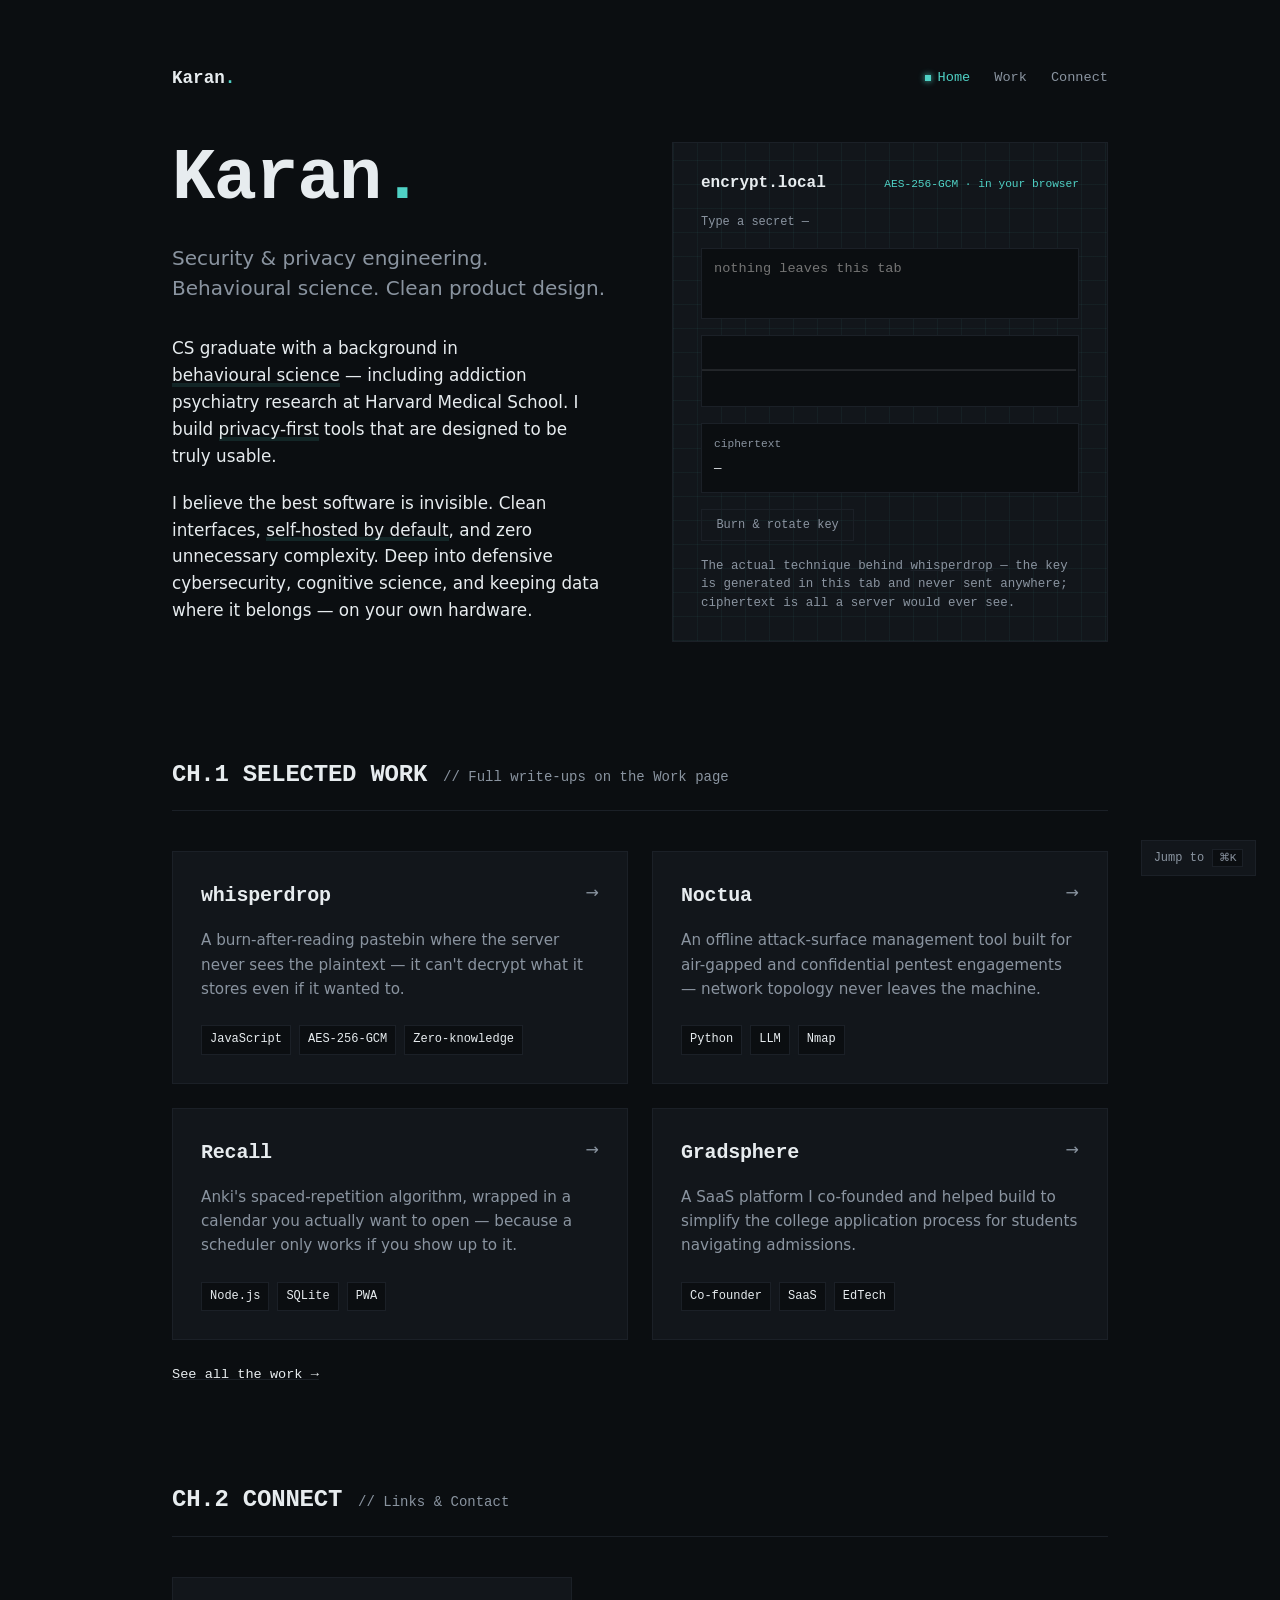
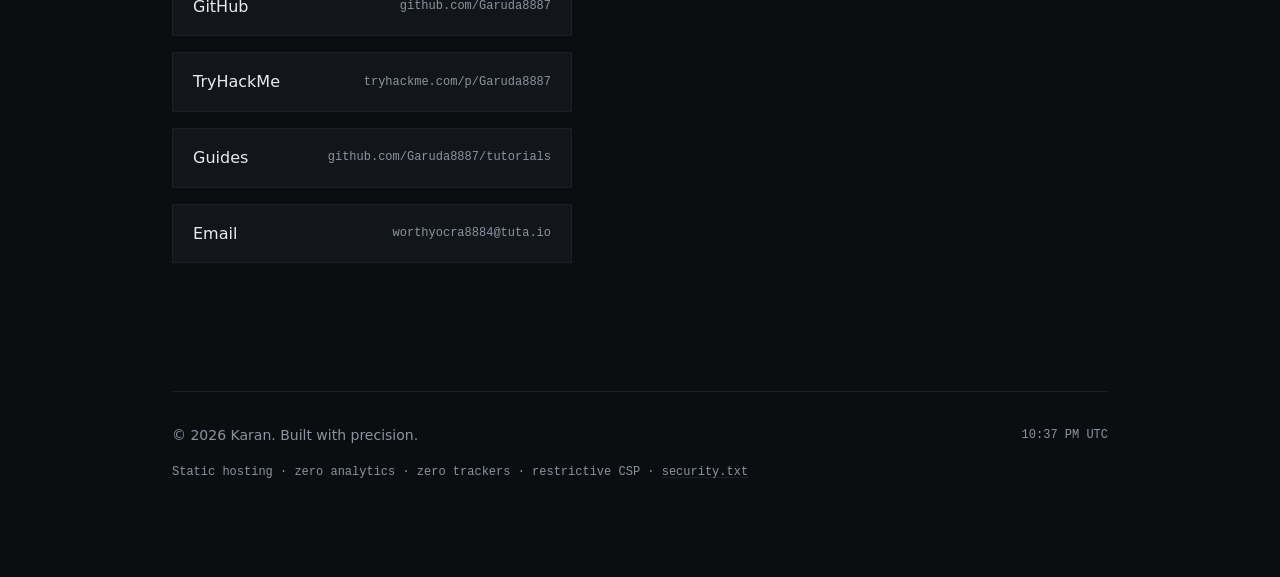
<file: index.html>
<!DOCTYPE html>
<html lang="en">
<head>
    <meta charset="UTF-8">
    <meta name="viewport" content="width=device-width, initial-scale=1.0">
    <title>Karan — Security & Privacy Engineering</title>
    <meta name="description" content="Karan — CS graduate, behavioural science background, privacy-first tools for real people.">
    <meta http-equiv="Content-Security-Policy" content="default-src 'self'; script-src 'self' 'unsafe-inline'; style-src 'self' 'unsafe-inline' https://fonts.googleapis.com; font-src https://fonts.gstatic.com; img-src 'self'; connect-src 'self'; object-src 'none'; base-uri 'none'; form-action 'none';">
    <meta property="og:type" content="website">
    <meta property="og:url" content="https://garuda8887.github.io/">
    <meta property="og:title" content="Karan — Security & Privacy Engineering">
    <meta property="og:description" content="CS graduate, behavioural science background, privacy-first tools for real people.">
    <meta property="og:image" content="https://garuda8887.github.io/assets/og-image.png">
    <meta name="twitter:card" content="summary_large_image">
    <meta name="twitter:title" content="Karan — Security & Privacy Engineering">
    <meta name="twitter:description" content="CS graduate, behavioural science background, privacy-first tools for real people.">
    <meta name="twitter:image" content="https://garuda8887.github.io/assets/og-image.png">
    <link rel="preconnect" href="https://fonts.googleapis.com">
    <link rel="preconnect" href="https://fonts.gstatic.com" crossorigin>
    <link href="https://fonts.googleapis.com/css2?family=Inter:wght@300;400;500;600;700&family=JetBrains+Mono:wght@400;500;600;700&display=swap" rel="stylesheet">
    <link rel="stylesheet" href="assets/style.css">
</head>
<body>
    <div class="container">
        <nav class="nav">
            <a href="index.html" class="nav-brand">Karan<span class="dot">.</span></a>
            <div class="nav-links">
                <a href="index.html" aria-current="page">Home</a>
                <a href="work.html">Work</a>
                <a href="index.html#connect">Connect</a>
            </div>
        </nav>

        <header class="reveal active">
            <div class="hero-content">
                <h1>Karan<span class="dot">.</span></h1>
                <p class="tagline decrypt">Security & privacy engineering. Behavioural science. Clean product design.</p>

                <div class="about">
                    <p>CS graduate with a background in <span class="highlight">behavioural science</span> — including addiction psychiatry research at Harvard Medical School. I build <span class="highlight">privacy-first</span> tools that are designed to be truly usable.</p>
                    <p>I believe the best software is invisible. Clean interfaces, <span class="highlight">self-hosted by default</span>, and zero unnecessary complexity. Deep into defensive cybersecurity, cognitive science, and keeping data where it belongs — on your own hardware.</p>
                </div>
            </div>
            <div class="hero-demo">
                <div class="hero-demo-head">
                    <span class="hero-demo-title">encrypt.local</span>
                    <span class="hero-demo-badge">AES-256-GCM · in your browser</span>
                </div>
                <label for="demo-input" class="hero-demo-label">Type a secret —</label>
                <textarea id="demo-input" class="hero-demo-input" placeholder="nothing leaves this tab" rows="3" spellcheck="false" autocomplete="off"></textarea>
                <canvas id="demo-wave" class="hero-demo-wave" width="480" height="72" aria-hidden="true"></canvas>
                <div class="hero-demo-out">
                    <span class="hero-demo-out-label">ciphertext</span>
                    <code id="demo-cipher" class="hero-demo-cipher">—</code>
                </div>
                <button type="button" id="demo-burn" class="hero-demo-burn">Burn &amp; rotate key</button>
                <p class="hero-demo-note">The actual technique behind <a href="work.html#whisperdrop">whisperdrop</a> — the key is generated in this tab and never sent anywhere; ciphertext is all a server would ever see.</p>
            </div>
        </header>

        <section class="reveal" id="work">
            <div class="section-header">
                <h2 class="decrypt">CH.1 SELECTED WORK</h2>
                <span class="section-sub">// Full write-ups on the Work page</span>
            </div>

            <div class="project-grid">
                <a href="work.html#whisperdrop" class="project-card reveal delay-1">
                    <div class="project-top">
                        <span class="project-title">whisperdrop</span>
                        <span class="project-arrow">→</span>
                    </div>
                    <p class="project-desc">A burn-after-reading pastebin where the server never sees the plaintext — it can't decrypt what it stores even if it wanted to.</p>
                    <div class="tags">
                        <span class="tag">JavaScript</span>
                        <span class="tag">AES-256-GCM</span>
                        <span class="tag">Zero-knowledge</span>
                    </div>
                </a>

                <a href="work.html#noctua" class="project-card reveal delay-2">
                    <div class="project-top">
                        <span class="project-title">Noctua</span>
                        <span class="project-arrow">→</span>
                    </div>
                    <p class="project-desc">An offline attack-surface management tool built for air-gapped and confidential pentest engagements — network topology never leaves the machine.</p>
                    <div class="tags">
                        <span class="tag">Python</span>
                        <span class="tag">LLM</span>
                        <span class="tag">Nmap</span>
                    </div>
                </a>

                <a href="work.html#recall" class="project-card reveal delay-3">
                    <div class="project-top">
                        <span class="project-title">Recall</span>
                        <span class="project-arrow">→</span>
                    </div>
                    <p class="project-desc">Anki's spaced-repetition algorithm, wrapped in a calendar you actually want to open — because a scheduler only works if you show up to it.</p>
                    <div class="tags">
                        <span class="tag">Node.js</span>
                        <span class="tag">SQLite</span>
                        <span class="tag">PWA</span>
                    </div>
                </a>

                <a href="work.html#gradsphere" class="project-card reveal delay-1">
                    <div class="project-top">
                        <span class="project-title">Gradsphere</span>
                        <span class="project-arrow">→</span>
                    </div>
                    <p class="project-desc">A SaaS platform I co-founded and helped build to simplify the college application process for students navigating admissions.</p>
                    <div class="tags">
                        <span class="tag">Co-founder</span>
                        <span class="tag">SaaS</span>
                        <span class="tag">EdTech</span>
                    </div>
                </a>
            </div>

            <p class="work-more"><a href="work.html">See all the work →</a></p>
        </section>

        <section class="reveal" id="connect">
            <div class="section-header">
                <h2 class="decrypt">CH.2 CONNECT</h2>
                <span class="section-sub">// Links & Contact</span>
            </div>

            <div class="contact-links">
                <a href="https://github.com/Garuda8887" target="_blank" rel="noopener noreferrer" class="contact-link reveal delay-1">
                    <span class="contact-label">GitHub</span>
                    <span class="contact-mono">github.com/Garuda8887</span>
                </a>
                <a href="https://tryhackme.com/p/Garuda8887" target="_blank" rel="noopener noreferrer" class="contact-link reveal delay-2">
                    <span class="contact-label">TryHackMe</span>
                    <span class="contact-mono">tryhackme.com/p/Garuda8887</span>
                </a>
                <a href="https://github.com/Garuda8887/tutorials" target="_blank" rel="noopener noreferrer" class="contact-link reveal delay-3">
                    <span class="contact-label">Guides</span>
                    <span class="contact-mono">github.com/Garuda8887/tutorials</span>
                </a>
                <a href="mailto:worthyocra8884@tuta.io" class="contact-link reveal delay-1">
                    <span class="contact-label">Email</span>
                    <span class="contact-mono">worthyocra8884@tuta.io</span>
                </a>
            </div>
        </section>

        <footer>
            <div class="footer-main">
                <span>© 2026 Karan. Built with precision.</span>
                <span class="footer-time" id="local-time"></span>
            </div>
            <div class="footer-meta">
                <span class="footer-mono">Static hosting · zero analytics · zero trackers · restrictive CSP · <a href="/.well-known/security.txt">security.txt</a></span>
            </div>
        </footer>
    </div>

    <dialog id="cmdk" class="cmdk">
        <input type="text" id="cmdk-input" class="cmdk-input" placeholder="Jump to a section or link..." autocomplete="off" spellcheck="false">
        <ul id="cmdk-list" class="cmdk-list"></ul>
    </dialog>

    <button type="button" id="cmdk-hint" class="cmdk-hint" aria-label="Open quick navigation">
        <span>Jump to</span>
        <kbd>⌘K</kbd>
    </button>

    <script>
        // Hero demo — real client-side AES-256-GCM via the Web Crypto API,
        // visualized as a waveform trace of the actual ciphertext bytes
        (async function initHeroDemo() {
            const input = document.getElementById('demo-input');
            const out = document.getElementById('demo-cipher');
            const burnBtn = document.getElementById('demo-burn');
            const canvas = document.getElementById('demo-wave');
            if (!input || !out || !burnBtn || !canvas || !window.crypto?.subtle) return;

            const TRACE_A = '#4FD1C5';
            const TRACE_B = '#D97757';
            const TRACE_IDLE = 'rgba(231, 236, 239, 0.15)';

            const ctx = canvas.getContext('2d');
            let lastBytes = new Uint8Array(0);

            function sizeCanvas() {
                const rect = canvas.getBoundingClientRect();
                const dpr = window.devicePixelRatio || 1;
                canvas.width = Math.round(rect.width * dpr);
                canvas.height = Math.round(rect.height * dpr);
                ctx.setTransform(dpr, 0, 0, dpr, 0, 0);
            }

            function drawWave(bytes, color) {
                const w = canvas.clientWidth;
                const h = canvas.clientHeight;
                ctx.clearRect(0, 0, w, h);
                ctx.strokeStyle = color;
                ctx.lineWidth = 1.5;
                ctx.beginPath();
                if (!bytes.length) {
                    ctx.moveTo(0, h / 2);
                    ctx.lineTo(w, h / 2);
                } else {
                    bytes.forEach((b, i) => {
                        const x = (i / Math.max(bytes.length - 1, 1)) * w;
                        const y = h / 2 - ((b - 128) / 128) * (h / 2 * 0.85);
                        if (i === 0) ctx.moveTo(x, y); else ctx.lineTo(x, y);
                    });
                }
                ctx.stroke();
            }

            sizeCanvas();
            drawWave(lastBytes, TRACE_IDLE);

            let resizeId;
            window.addEventListener('resize', () => {
                clearTimeout(resizeId);
                resizeId = setTimeout(() => {
                    sizeCanvas();
                    drawWave(lastBytes, lastBytes.length ? TRACE_A : TRACE_IDLE);
                }, 150);
            });

            function toHex(buf) {
                return Array.from(new Uint8Array(buf)).map(b => b.toString(16).padStart(2, '0')).join('');
            }
            console.assert(toHex(new Uint8Array([0, 255, 16]).buffer) === '00ff10', 'hero demo hex encoding broken');

            let key = null;
            async function rotateKey() {
                key = await crypto.subtle.generateKey({ name: 'AES-GCM', length: 256 }, false, ['encrypt']);
            }

            async function render() {
                const text = input.value;
                if (!text) {
                    out.textContent = '—';
                    lastBytes = new Uint8Array(0);
                    drawWave(lastBytes, TRACE_IDLE);
                    return;
                }
                const iv = crypto.getRandomValues(new Uint8Array(12));
                const data = new TextEncoder().encode(text);
                const ciphertext = await crypto.subtle.encrypt({ name: 'AES-GCM', iv }, key, data);
                out.textContent = `${toHex(iv)}:${toHex(ciphertext)}`;
                lastBytes = new Uint8Array(ciphertext);
                drawWave(lastBytes, TRACE_A);
            }

            let debounceId;
            input.addEventListener('input', () => {
                clearTimeout(debounceId);
                debounceId = setTimeout(render, 60);
            });

            burnBtn.addEventListener('click', async () => {
                out.classList.add('burning');
                drawWave(lastBytes, TRACE_B);
                input.value = '';
                await rotateKey();
                setTimeout(() => {
                    out.textContent = '—';
                    out.classList.remove('burning');
                    lastBytes = new Uint8Array(0);
                    drawWave(lastBytes, TRACE_IDLE);
                }, 150);
                input.focus();
            });

            await rotateKey();
        })();
    </script>
    <script src="assets/site.js"></script>
</body>
</html>
</file>
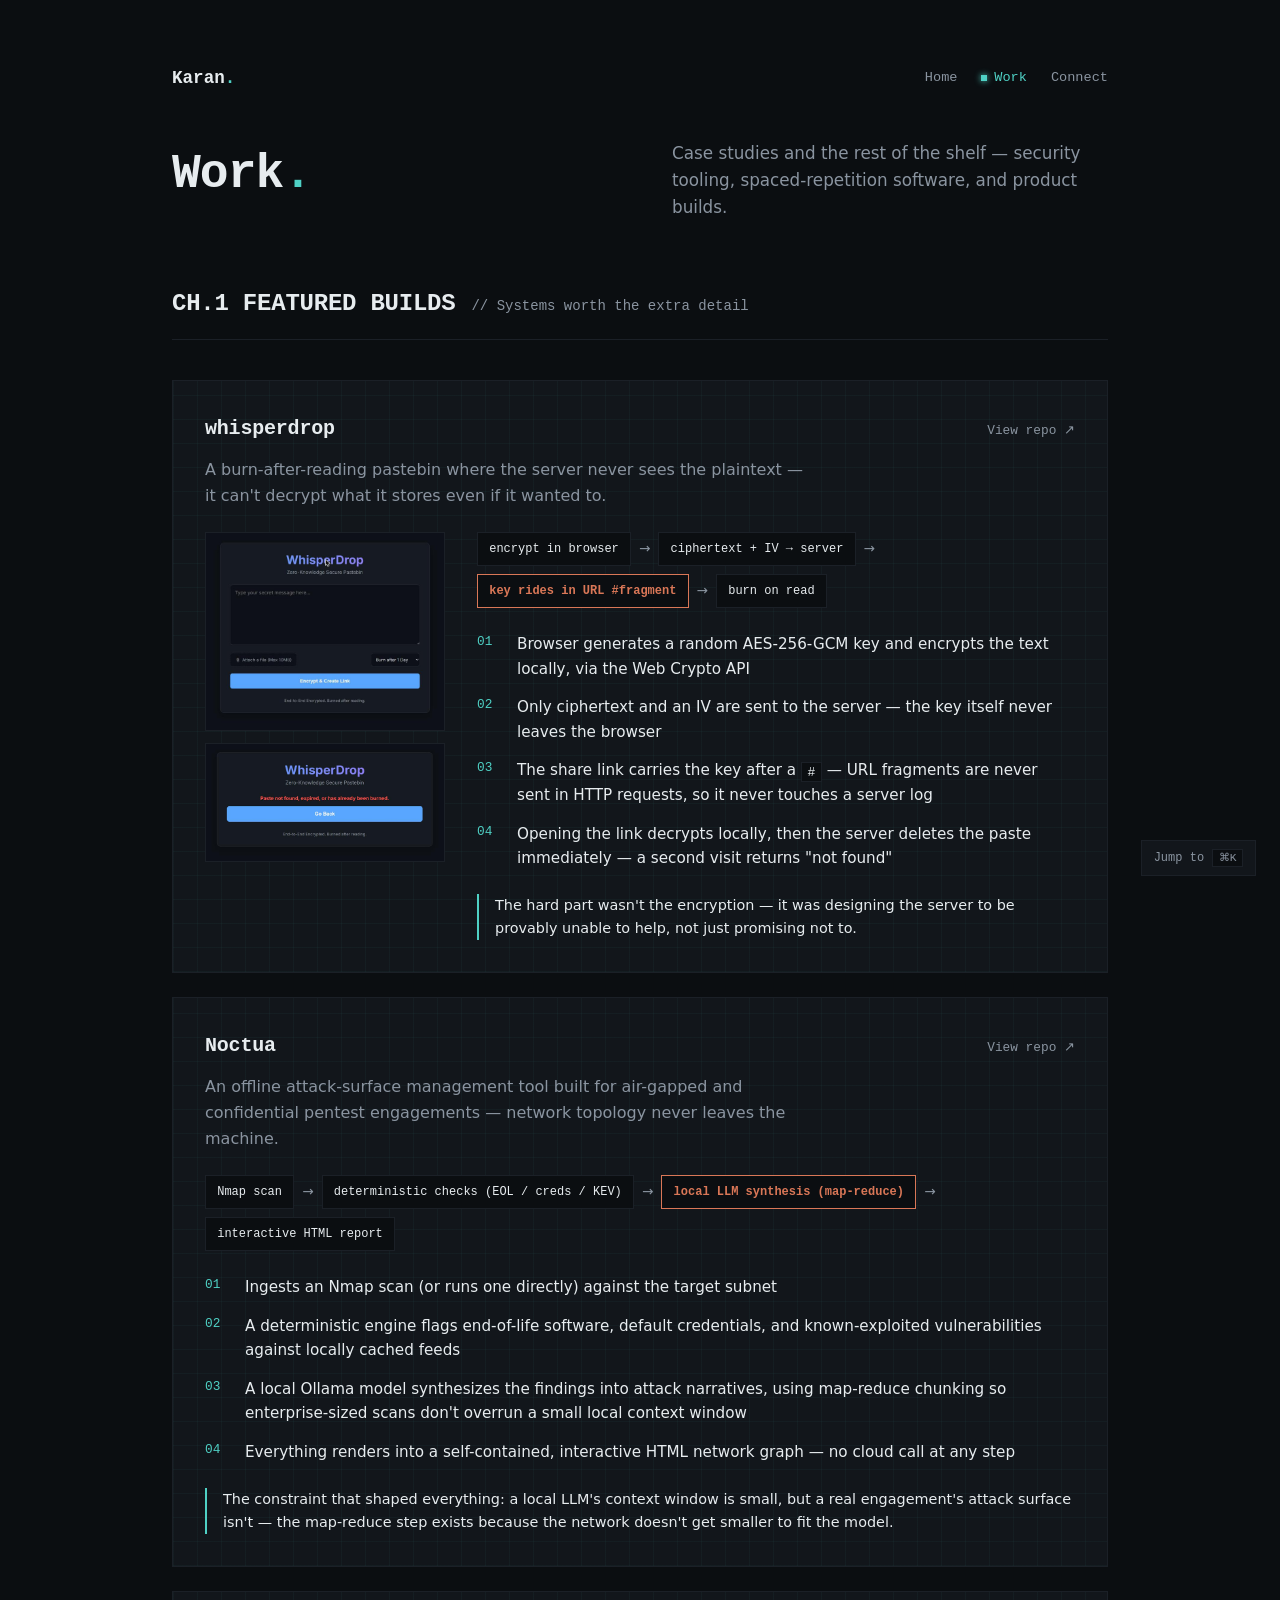
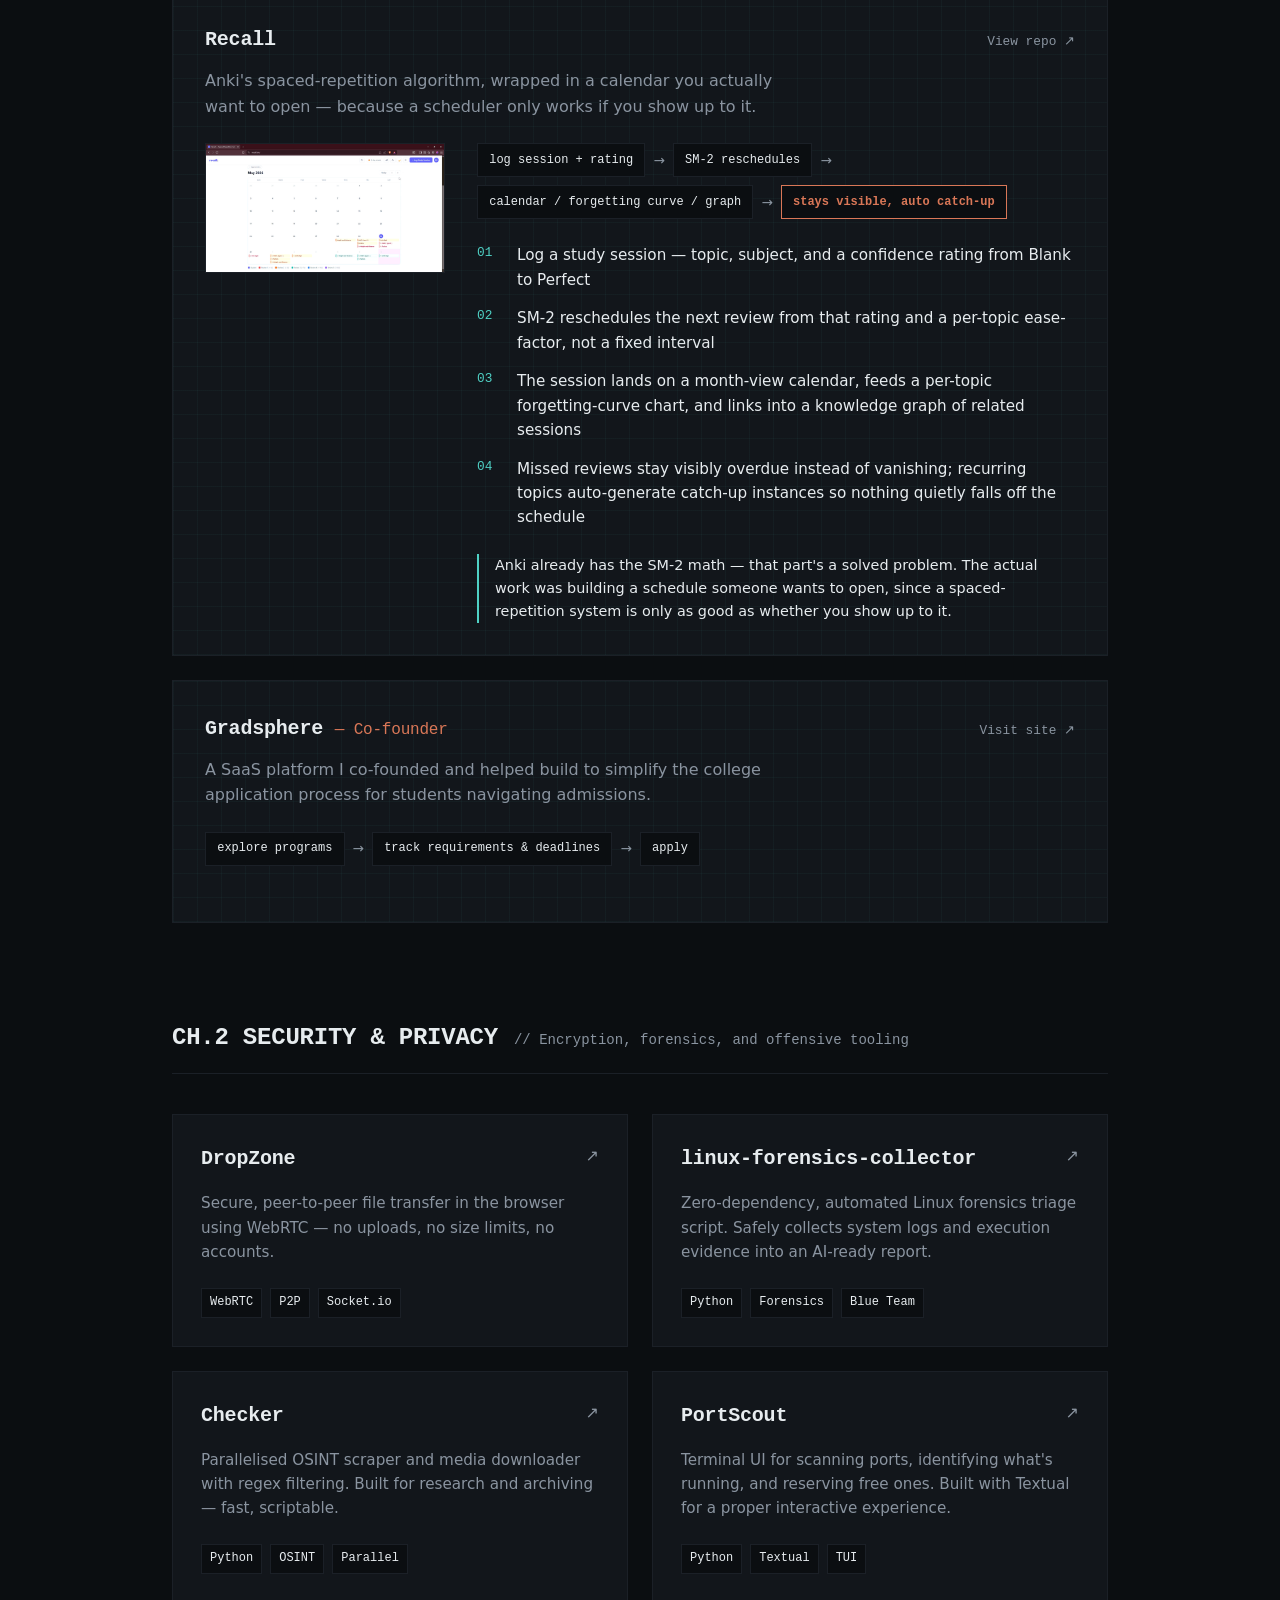
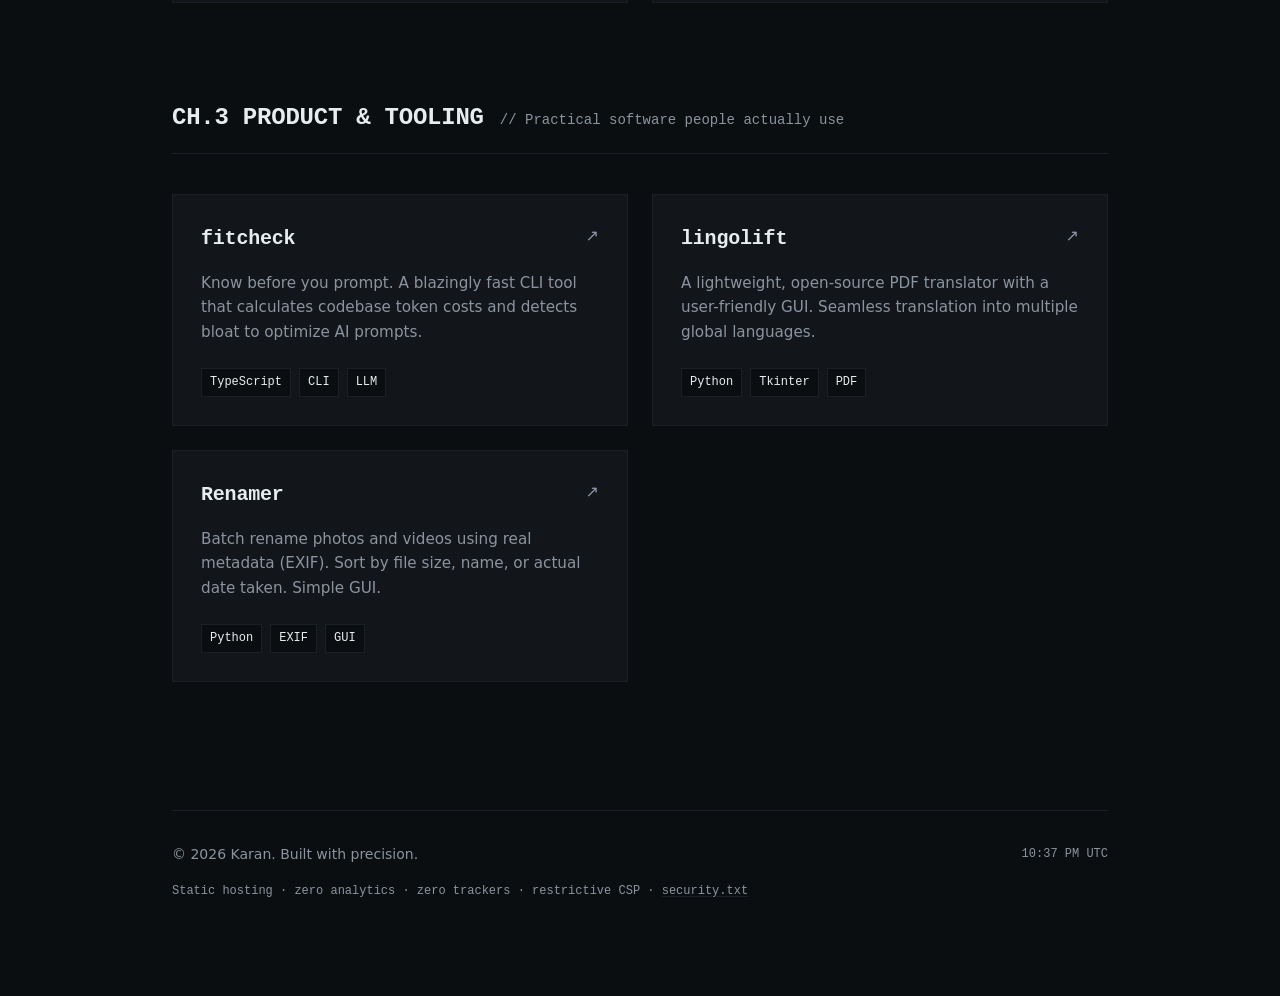
<file: work.html>
<!DOCTYPE html>
<html lang="en">
<head>
    <meta charset="UTF-8">
    <meta name="viewport" content="width=device-width, initial-scale=1.0">
    <title>Work — Karan</title>
    <meta name="description" content="Case studies and projects — security tooling, behavioural-science software, and product builds by Karan.">
    <meta http-equiv="Content-Security-Policy" content="default-src 'self'; script-src 'self' 'unsafe-inline'; style-src 'self' 'unsafe-inline' https://fonts.googleapis.com; font-src https://fonts.gstatic.com; img-src 'self'; connect-src 'self'; object-src 'none'; base-uri 'none'; form-action 'none';">
    <meta property="og:type" content="website">
    <meta property="og:url" content="https://garuda8887.github.io/work.html">
    <meta property="og:title" content="Work — Karan">
    <meta property="og:description" content="Case studies and projects — security tooling, behavioural-science software, and product builds by Karan.">
    <meta property="og:image" content="https://garuda8887.github.io/assets/og-image.png">
    <meta name="twitter:card" content="summary_large_image">
    <meta name="twitter:title" content="Work — Karan">
    <meta name="twitter:description" content="Case studies and projects — security tooling, behavioural-science software, and product builds by Karan.">
    <meta name="twitter:image" content="https://garuda8887.github.io/assets/og-image.png">
    <link rel="preconnect" href="https://fonts.googleapis.com">
    <link rel="preconnect" href="https://fonts.gstatic.com" crossorigin>
    <link href="https://fonts.googleapis.com/css2?family=Inter:wght@300;400;500;600;700&family=JetBrains+Mono:wght@400;500;600;700&display=swap" rel="stylesheet">
    <link rel="stylesheet" href="assets/style.css">
</head>
<body>
    <div class="container">
        <nav class="nav">
            <a href="index.html" class="nav-brand">Karan<span class="dot">.</span></a>
            <div class="nav-links">
                <a href="index.html">Home</a>
                <a href="work.html" aria-current="page">Work</a>
                <a href="index.html#connect">Connect</a>
            </div>
        </nav>

        <header class="work-header reveal active">
            <h1 class="work-title">Work<span class="dot">.</span></h1>
            <p class="work-subtitle">Case studies and the rest of the shelf — security tooling, spaced-repetition software, and product builds.</p>
        </header>

        <section class="reveal" id="featured">
            <div class="section-header">
                <h2 class="decrypt">CH.1 FEATURED BUILDS</h2>
                <span class="section-sub">// Systems worth the extra detail</span>
            </div>

            <div class="case-study reveal delay-1" id="whisperdrop">
                <div class="case-study-head">
                    <span class="case-study-title">whisperdrop</span>
                    <a href="https://github.com/Garuda8887/whisperdrop" target="_blank" rel="noopener noreferrer" class="case-study-link">View repo ↗</a>
                </div>
                <p class="case-study-desc">A burn-after-reading pastebin where the server never sees the plaintext — it can't decrypt what it stores even if it wanted to.</p>
                <div class="case-study-media">
                    <div class="case-study-shots">
                        <div class="case-study-shot">
                            <img src="assets/screenshots/whisperdrop-create.png" alt="WhisperDrop's compose screen — paste a secret, encrypt, and get a link" loading="lazy">
                        </div>
                        <div class="case-study-shot">
                            <img src="assets/screenshots/whisperdrop-burned.png" alt="Opening the same link a second time — the paste is already burned" loading="lazy">
                        </div>
                    </div>
                    <div class="case-study-body">
                        <div class="flow">
                            <span class="flow-step">encrypt in browser</span>
                            <span class="flow-arrow">→</span>
                            <span class="flow-step">ciphertext + IV → server</span>
                            <span class="flow-arrow">→</span>
                            <span class="flow-step flow-key">key rides in URL #fragment</span>
                            <span class="flow-arrow">→</span>
                            <span class="flow-step">burn on read</span>
                        </div>
                        <ol class="case-study-steps">
                            <li>Browser generates a random AES-256-GCM key and encrypts the text locally, via the Web Crypto API</li>
                            <li>Only ciphertext and an IV are sent to the server — the key itself never leaves the browser</li>
                            <li>The share link carries the key after a <code>#</code> — URL fragments are never sent in HTTP requests, so it never touches a server log</li>
                            <li>Opening the link decrypts locally, then the server deletes the paste immediately — a second visit returns "not found"</li>
                        </ol>
                        <p class="case-study-note">The hard part wasn't the encryption — it was designing the server to be provably unable to help, not just promising not to.</p>
                    </div>
                </div>
            </div>

            <div class="case-study reveal delay-2" id="noctua">
                <div class="case-study-head">
                    <span class="case-study-title">Noctua</span>
                    <a href="https://github.com/Garuda8887/Noctua" target="_blank" rel="noopener noreferrer" class="case-study-link">View repo ↗</a>
                </div>
                <p class="case-study-desc">An offline attack-surface management tool built for air-gapped and confidential pentest engagements — network topology never leaves the machine.</p>
                <div class="flow">
                    <span class="flow-step">Nmap scan</span>
                    <span class="flow-arrow">→</span>
                    <span class="flow-step">deterministic checks (EOL / creds / KEV)</span>
                    <span class="flow-arrow">→</span>
                    <span class="flow-step flow-key">local LLM synthesis (map-reduce)</span>
                    <span class="flow-arrow">→</span>
                    <span class="flow-step">interactive HTML report</span>
                </div>
                <ol class="case-study-steps">
                    <li>Ingests an Nmap scan (or runs one directly) against the target subnet</li>
                    <li>A deterministic engine flags end-of-life software, default credentials, and known-exploited vulnerabilities against locally cached feeds</li>
                    <li>A local Ollama model synthesizes the findings into attack narratives, using map-reduce chunking so enterprise-sized scans don't overrun a small local context window</li>
                    <li>Everything renders into a self-contained, interactive HTML network graph — no cloud call at any step</li>
                </ol>
                <p class="case-study-note">The constraint that shaped everything: a local LLM's context window is small, but a real engagement's attack surface isn't — the map-reduce step exists because the network doesn't get smaller to fit the model.</p>
            </div>

            <div class="case-study reveal delay-3" id="recall">
                <div class="case-study-head">
                    <span class="case-study-title">Recall</span>
                    <a href="https://github.com/Garuda8887/recall" target="_blank" rel="noopener noreferrer" class="case-study-link">View repo ↗</a>
                </div>
                <p class="case-study-desc">Anki's spaced-repetition algorithm, wrapped in a calendar you actually want to open — because a scheduler only works if you show up to it.</p>
                <div class="case-study-media">
                    <div class="case-study-shots">
                        <div class="case-study-shot">
                            <img src="assets/screenshots/recall-calendar.png" alt="Recall's month-view calendar with color-coded review chips and a study streak" loading="lazy">
                        </div>
                    </div>
                    <div class="case-study-body">
                        <div class="flow">
                            <span class="flow-step">log session + rating</span>
                            <span class="flow-arrow">→</span>
                            <span class="flow-step">SM-2 reschedules</span>
                            <span class="flow-arrow">→</span>
                            <span class="flow-step">calendar / forgetting curve / graph</span>
                            <span class="flow-arrow">→</span>
                            <span class="flow-step flow-key">stays visible, auto catch-up</span>
                        </div>
                        <ol class="case-study-steps">
                            <li>Log a study session — topic, subject, and a confidence rating from Blank to Perfect</li>
                            <li>SM-2 reschedules the next review from that rating and a per-topic ease-factor, not a fixed interval</li>
                            <li>The session lands on a month-view calendar, feeds a per-topic forgetting-curve chart, and links into a knowledge graph of related sessions</li>
                            <li>Missed reviews stay visibly overdue instead of vanishing; recurring topics auto-generate catch-up instances so nothing quietly falls off the schedule</li>
                        </ol>
                        <p class="case-study-note">Anki already has the SM-2 math — that part's a solved problem. The actual work was building a schedule someone wants to open, since a spaced-repetition system is only as good as whether you show up to it.</p>
                    </div>
                </div>
            </div>

            <div class="case-study reveal delay-1" id="gradsphere">
                <div class="case-study-head">
                    <span class="case-study-title">Gradsphere <span class="case-study-role">— Co-founder</span></span>
                    <a href="https://gradsphere-smoky.vercel.app/" target="_blank" rel="noopener noreferrer" class="case-study-link">Visit site ↗</a>
                </div>
                <p class="case-study-desc">A SaaS platform I co-founded and helped build to simplify the college application process for students navigating admissions.</p>
                <div class="flow">
                    <span class="flow-step">explore programs</span>
                    <span class="flow-arrow">→</span>
                    <span class="flow-step">track requirements & deadlines</span>
                    <span class="flow-arrow">→</span>
                    <span class="flow-step">apply</span>
                </div>
            </div>
        </section>

        <section class="reveal" id="security">
            <div class="section-header">
                <h2 class="decrypt">CH.2 SECURITY & PRIVACY</h2>
                <span class="section-sub">// Encryption, forensics, and offensive tooling</span>
            </div>

            <div class="project-grid">
                <a href="https://github.com/Garuda8887/DropZone" target="_blank" rel="noopener noreferrer" class="project-card reveal delay-1">
                    <div class="project-top">
                        <span class="project-title">DropZone</span>
                        <span class="project-arrow">↗</span>
                    </div>
                    <p class="project-desc">Secure, peer-to-peer file transfer in the browser using WebRTC — no uploads, no size limits, no accounts.</p>
                    <div class="tags">
                        <span class="tag">WebRTC</span>
                        <span class="tag">P2P</span>
                        <span class="tag">Socket.io</span>
                    </div>
                </a>

                <a href="https://github.com/Garuda8887/linux-forensics-collector" target="_blank" rel="noopener noreferrer" class="project-card reveal delay-2">
                    <div class="project-top">
                        <span class="project-title">linux-forensics-collector</span>
                        <span class="project-arrow">↗</span>
                    </div>
                    <p class="project-desc">Zero-dependency, automated Linux forensics triage script. Safely collects system logs and execution evidence into an AI-ready report.</p>
                    <div class="tags">
                        <span class="tag">Python</span>
                        <span class="tag">Forensics</span>
                        <span class="tag">Blue Team</span>
                    </div>
                </a>

                <a href="https://github.com/Garuda8887/Checker" target="_blank" rel="noopener noreferrer" class="project-card reveal delay-3">
                    <div class="project-top">
                        <span class="project-title">Checker</span>
                        <span class="project-arrow">↗</span>
                    </div>
                    <p class="project-desc">Parallelised OSINT scraper and media downloader with regex filtering. Built for research and archiving — fast, scriptable.</p>
                    <div class="tags">
                        <span class="tag">Python</span>
                        <span class="tag">OSINT</span>
                        <span class="tag">Parallel</span>
                    </div>
                </a>

                <a href="https://github.com/Garuda8887/PortScout" target="_blank" rel="noopener noreferrer" class="project-card reveal delay-1">
                    <div class="project-top">
                        <span class="project-title">PortScout</span>
                        <span class="project-arrow">↗</span>
                    </div>
                    <p class="project-desc">Terminal UI for scanning ports, identifying what's running, and reserving free ones. Built with Textual for a proper interactive experience.</p>
                    <div class="tags">
                        <span class="tag">Python</span>
                        <span class="tag">Textual</span>
                        <span class="tag">TUI</span>
                    </div>
                </a>
            </div>
        </section>

        <section class="reveal" id="product">
            <div class="section-header">
                <h2 class="decrypt">CH.3 PRODUCT & TOOLING</h2>
                <span class="section-sub">// Practical software people actually use</span>
            </div>

            <div class="project-grid">
                <a href="https://github.com/Garuda8887/fitcheck" target="_blank" rel="noopener noreferrer" class="project-card reveal delay-1">
                    <div class="project-top">
                        <span class="project-title">fitcheck</span>
                        <span class="project-arrow">↗</span>
                    </div>
                    <p class="project-desc">Know before you prompt. A blazingly fast CLI tool that calculates codebase token costs and detects bloat to optimize AI prompts.</p>
                    <div class="tags">
                        <span class="tag">TypeScript</span>
                        <span class="tag">CLI</span>
                        <span class="tag">LLM</span>
                    </div>
                </a>

                <a href="https://github.com/Garuda8887/lingolift" target="_blank" rel="noopener noreferrer" class="project-card reveal delay-2">
                    <div class="project-top">
                        <span class="project-title">lingolift</span>
                        <span class="project-arrow">↗</span>
                    </div>
                    <p class="project-desc">A lightweight, open-source PDF translator with a user-friendly GUI. Seamless translation into multiple global languages.</p>
                    <div class="tags">
                        <span class="tag">Python</span>
                        <span class="tag">Tkinter</span>
                        <span class="tag">PDF</span>
                    </div>
                </a>

                <a href="https://github.com/Garuda8887/Renamer" target="_blank" rel="noopener noreferrer" class="project-card reveal delay-3">
                    <div class="project-top">
                        <span class="project-title">Renamer</span>
                        <span class="project-arrow">↗</span>
                    </div>
                    <p class="project-desc">Batch rename photos and videos using real metadata (EXIF). Sort by file size, name, or actual date taken. Simple GUI.</p>
                    <div class="tags">
                        <span class="tag">Python</span>
                        <span class="tag">EXIF</span>
                        <span class="tag">GUI</span>
                    </div>
                </a>
            </div>
        </section>

        <footer>
            <div class="footer-main">
                <span>© 2026 Karan. Built with precision.</span>
                <span class="footer-time" id="local-time"></span>
            </div>
            <div class="footer-meta">
                <span class="footer-mono">Static hosting · zero analytics · zero trackers · restrictive CSP · <a href="/.well-known/security.txt">security.txt</a></span>
            </div>
        </footer>
    </div>

    <dialog id="cmdk" class="cmdk">
        <input type="text" id="cmdk-input" class="cmdk-input" placeholder="Jump to a section or link..." autocomplete="off" spellcheck="false">
        <ul id="cmdk-list" class="cmdk-list"></ul>
    </dialog>

    <button type="button" id="cmdk-hint" class="cmdk-hint" aria-label="Open quick navigation">
        <span>Jump to</span>
        <kbd>⌘K</kbd>
    </button>

    <script src="assets/site.js"></script>
</body>
</html>
</file>
<file: assets/style.css>
:root {
    --void: #0B0E11;
    --void-raised: #12161B;
    --grid-line: #1B2027;
    --ink: #E7ECEF;
    --ink-dim: #8A94A0;
    --trace-a: #4FD1C5;
    --trace-b: #D97757;
    --trace-a-soft: rgba(79, 209, 197, 0.12);

    --font-sans: 'Inter', system-ui, sans-serif;
    --font-mono: 'JetBrains Mono', monospace;
}

* {
    box-sizing: border-box;
    margin: 0;
    padding: 0;
}

body {
    font-family: var(--font-sans);
    background-color: var(--void);
    color: var(--ink);
    line-height: 1.6;
    -webkit-font-smoothing: antialiased;
    -moz-osx-font-smoothing: grayscale;
}

::selection {
    background: var(--trace-a);
    color: var(--void);
}

a {
    color: inherit;
    text-decoration: none;
}

a:focus-visible, button:focus-visible {
    outline: 2px solid var(--trace-a);
    outline-offset: 2px;
}

.container {
    max-width: 1000px; /* Slightly wider for the two column hero */
    margin: 0 auto;
    padding: 4rem 2rem 6rem;
}

/* Nav — shared across every page */
.nav {
    display: flex;
    justify-content: space-between;
    align-items: center;
    margin-bottom: 3rem;
    font-family: var(--font-mono);
    font-size: 0.85rem;
}

.nav-brand {
    font-family: var(--font-mono);
    font-weight: 600;
    font-size: 1.1rem;
    color: var(--ink);
}

.nav-brand .dot {
    color: var(--trace-a);
}

.nav-links {
    display: flex;
    gap: 1.5rem;
}

.nav-links a {
    color: var(--ink-dim);
    transition: color 0.2s ease;
}

.nav-links a:hover {
    color: var(--ink);
}

.nav-links a[aria-current="page"] {
    color: var(--trace-a);
}

.nav-links a[aria-current="page"]::before {
    content: '';
    display: inline-block;
    width: 6px;
    height: 6px;
    margin-right: 0.5em;
    background: var(--trace-a);
    box-shadow: 0 0 6px var(--trace-a);
}

/* Header / Hero */
header {
    margin-bottom: 7rem;
    display: grid;
    grid-template-columns: 1fr 1fr;
    gap: 4rem;
    align-items: center;
}

/* Hero demo — a real AES-256-GCM encrypt in the browser, not a stock graphic */
.hero-demo {
    border: 1px solid var(--grid-line);
    background-color: var(--void-raised);
    background-image:
        repeating-linear-gradient(0deg, rgba(79, 209, 197, 0.05) 0 1px, transparent 1px 24px),
        repeating-linear-gradient(90deg, rgba(79, 209, 197, 0.05) 0 1px, transparent 1px 24px);
    padding: 1.75rem;
    display: flex;
    flex-direction: column;
    gap: 1rem;
    font-family: var(--font-mono);
}

.hero-demo-head {
    display: flex;
    justify-content: space-between;
    align-items: baseline;
    gap: 0.75rem;
    flex-wrap: wrap;
}

.hero-demo-title {
    font-weight: 600;
    color: var(--ink);
}

.hero-demo-badge {
    font-size: 0.7rem;
    color: var(--trace-a);
}

.hero-demo-label {
    font-size: 0.75rem;
    color: var(--ink-dim);
}

.hero-demo-input {
    width: 100%;
    resize: none;
    border: 1px solid var(--grid-line);
    background: var(--void);
    color: var(--ink);
    font-family: var(--font-mono);
    font-size: 0.85rem;
    padding: 0.75rem;
    outline: none;
}

.hero-demo-input:focus-visible {
    border-color: var(--trace-a);
}

.hero-demo-wave {
    display: block;
    width: 100%;
    height: 72px;
    border: 1px solid var(--grid-line);
    background: var(--void);
}

.hero-demo-out {
    border: 1px solid var(--grid-line);
    background: var(--void);
    padding: 0.75rem;
    display: flex;
    flex-direction: column;
    gap: 0.35rem;
}

.hero-demo-out-label {
    font-size: 0.7rem;
    color: var(--ink-dim);
}

.hero-demo-cipher {
    font-size: 0.78rem;
    word-break: break-all;
    color: var(--ink);
    transition: opacity 0.2s ease;
}

.hero-demo-cipher.burning {
    opacity: 0.15;
}

.hero-demo-burn {
    align-self: flex-start;
    font-family: var(--font-mono);
    font-size: 0.75rem;
    color: var(--ink-dim);
    background: transparent;
    border: 1px solid var(--grid-line);
    padding: 0.5rem 0.9rem;
    cursor: pointer;
    transition: all 0.2s ease;
}

.hero-demo-burn:hover {
    border-color: var(--trace-a);
    color: var(--trace-a);
}

.hero-demo-note {
    font-size: 0.78rem;
    color: var(--ink-dim);
    line-height: 1.5;
}

.hero-demo-note a {
    text-decoration: underline;
    text-decoration-color: var(--grid-line);
}

.hero-demo-note a:hover {
    color: var(--trace-a);
    text-decoration-color: var(--trace-a);
}

.hero-content {
    display: flex;
    flex-direction: column;
}

h1 {
    font-family: var(--font-mono);
    font-size: clamp(3rem, 6vw, 4.5rem);
    font-weight: 700;
    letter-spacing: -0.02em;
    line-height: 1.1;
    margin-bottom: 1.5rem;
    color: var(--ink);
}

h1 .dot {
    color: var(--trace-a);
}

.tagline {
    font-size: clamp(1.1rem, 2.5vw, 1.25rem);
    color: var(--ink-dim);
    font-weight: 300;
    margin-bottom: 2rem;
    line-height: 1.5;
}

.about {
    font-size: 1.05rem;
    color: var(--ink);
}

.about p {
    margin-bottom: 1.25rem;
}

.highlight {
    font-weight: 500;
    position: relative;
    display: inline-block;
}

.highlight::after {
    content: '';
    position: absolute;
    bottom: 2px;
    left: 0;
    width: 100%;
    height: 4px;
    background: var(--trace-a-soft);
    z-index: -1;
    transition: height 0.2s ease;
}

.highlight:hover::after {
    height: 100%;
}

/* Sections */
section {
    margin-bottom: 6rem;
}

.section-header {
    display: flex;
    align-items: baseline;
    gap: 1rem;
    margin-bottom: 2.5rem;
    padding-bottom: 1rem;
    border-bottom: 1px solid var(--grid-line);
}

h2 {
    font-family: var(--font-mono);
    font-size: 1.5rem;
    font-weight: 600;
    letter-spacing: -0.01em;
}

.section-sub {
    font-family: var(--font-mono);
    font-size: 0.875rem;
    color: var(--ink-dim);
}

/* Work page header (work.html only) */
.work-header {
    margin-bottom: 4rem;
}

.work-title {
    font-family: var(--font-mono);
    font-size: clamp(2.25rem, 4vw, 3rem);
    font-weight: 700;
    letter-spacing: -0.02em;
    margin-bottom: 0.75rem;
    color: var(--ink);
}

.work-title .dot {
    color: var(--trace-a);
}

.work-subtitle {
    font-size: 1.05rem;
    color: var(--ink-dim);
    max-width: 60ch;
}

/* Grid Layout for Projects */
.project-grid {
    display: grid;
    grid-template-columns: repeat(auto-fill, minmax(350px, 1fr));
    gap: 1.5rem;
}

.project-card {
    display: flex;
    flex-direction: column;
    background: var(--void-raised);
    border: 1px solid var(--grid-line);
    padding: 1.75rem;
    border-radius: 0; /* Sharp corners for edge */
    transition: all 0.3s cubic-bezier(0.16, 1, 0.3, 1);
    position: relative;
    z-index: 1;
}

.project-card::before {
    content: '';
    position: absolute;
    top: 0;
    left: 0;
    width: 3px;
    height: 0%;
    background: var(--trace-a);
    transition: height 0.3s cubic-bezier(0.16, 1, 0.3, 1);
    z-index: 2;
}

.project-card:hover {
    transform: translateY(-4px);
    box-shadow: 0 8px 24px rgba(79, 209, 197, 0.15);
    border-color: var(--trace-a);
}

.project-card:hover::before {
    height: 100%;
}

.project-top {
    display: flex;
    justify-content: space-between;
    align-items: flex-start;
    margin-bottom: 1rem;
}

.project-title {
    font-family: var(--font-mono);
    font-weight: 600;
    font-size: 1.25rem;
    letter-spacing: -0.01em;
    display: flex;
    align-items: center;
    gap: 0.5rem;
}

.project-arrow {
    color: var(--ink-dim);
    transition: transform 0.2s ease, color 0.2s ease;
}

.project-card:hover .project-arrow {
    transform: translate(2px, -2px);
    color: var(--trace-a);
}

.project-desc {
    color: var(--ink-dim);
    font-size: 0.95rem;
    margin-bottom: 1.5rem;
    flex-grow: 1;
}

.tags {
    display: flex;
    flex-wrap: wrap;
    gap: 0.5rem;
    margin-top: auto;
}

.tag {
    font-family: var(--font-mono);
    font-size: 0.75rem;
    color: var(--ink);
    background: var(--void);
    border: 1px solid var(--grid-line);
    padding: 0.25rem 0.5rem;
}

.project-card:hover .tag {
    border-color: rgba(138, 148, 160, 0.4);
}

.work-more {
    margin-top: 1.5rem;
    font-family: var(--font-mono);
    font-size: 0.85rem;
}

.work-more a {
    text-decoration: underline;
    text-decoration-color: var(--grid-line);
}

.work-more a:hover {
    color: var(--trace-a);
    text-decoration-color: var(--trace-a);
}

/* Contact */
.contact-links {
    display: flex;
    flex-direction: column;
    gap: 1rem;
    max-width: 400px;
}

.contact-link {
    display: flex;
    justify-content: space-between;
    align-items: center;
    padding: 1rem 1.25rem;
    background: var(--void-raised);
    border: 1px solid var(--grid-line);
    font-weight: 500;
    transition: all 0.2s ease;
}

.contact-link:hover {
    background: var(--trace-a);
    color: var(--void);
    border-color: var(--trace-a);
    transform: translateX(4px);
}

.contact-label {
    display: flex;
    align-items: center;
    gap: 0.75rem;
}

.contact-mono {
    font-family: var(--font-mono);
    font-size: 0.75rem;
    color: var(--ink-dim);
}

.contact-link:hover .contact-mono {
    color: rgba(11, 14, 17, 0.65);
}

/* Footer */
footer {
    margin-top: 8rem;
    padding-top: 2rem;
    border-top: 1px solid var(--grid-line);
    font-size: 0.875rem;
    color: var(--ink-dim);
}

.footer-main {
    display: flex;
    justify-content: space-between;
    align-items: center;
}

.footer-time {
    font-family: var(--font-mono);
    font-size: 0.75rem;
}

.footer-meta {
    margin-top: 0.75rem;
}

.footer-mono {
    font-family: var(--font-mono);
    font-size: 0.75rem;
    color: var(--ink-dim);
}

.footer-mono a {
    text-decoration: underline;
    text-decoration-color: var(--grid-line);
    text-underline-offset: 2px;
}

.footer-mono a:hover {
    color: var(--trace-a);
    text-decoration-color: var(--trace-a);
}

/* Featured case studies (work.html) */
.case-study {
    border: 1px solid var(--grid-line);
    background-color: var(--void-raised);
    background-image:
        repeating-linear-gradient(0deg, rgba(79, 209, 197, 0.04) 0 1px, transparent 1px 24px),
        repeating-linear-gradient(90deg, rgba(79, 209, 197, 0.04) 0 1px, transparent 1px 24px);
    padding: 2rem;
    margin-bottom: 1.5rem;
}

.case-study:last-child {
    margin-bottom: 0;
}

.case-study-head {
    display: flex;
    justify-content: space-between;
    align-items: baseline;
    margin-bottom: 0.75rem;
}

.case-study-title {
    font-family: var(--font-mono);
    font-weight: 600;
    font-size: 1.25rem;
    letter-spacing: -0.01em;
}

.case-study-role {
    font-weight: 500;
    font-size: 1rem;
    color: var(--trace-b);
}

.case-study-link {
    font-family: var(--font-mono);
    font-size: 0.8rem;
    color: var(--ink-dim);
    transition: color 0.2s ease;
}

.case-study-link:hover {
    color: var(--trace-a);
}

.case-study-desc {
    color: var(--ink-dim);
    margin-bottom: 1.5rem;
    max-width: 60ch;
}

.case-study-steps {
    list-style: none;
    counter-reset: step;
    margin-bottom: 1.5rem;
}

.case-study-steps li {
    counter-increment: step;
    position: relative;
    padding-left: 2.5rem;
    margin-bottom: 0.9rem;
    font-size: 0.95rem;
}

.case-study-steps li:last-child {
    margin-bottom: 0;
}

.case-study-steps li::before {
    content: counter(step, decimal-leading-zero);
    position: absolute;
    left: 0;
    top: 0;
    font-family: var(--font-mono);
    font-size: 0.8rem;
    color: var(--trace-a);
}

.case-study-steps code {
    font-family: var(--font-mono);
    font-size: 0.85em;
    background: var(--void);
    border: 1px solid var(--grid-line);
    padding: 0.1rem 0.35rem;
}

.case-study-note {
    font-size: 0.9rem;
    color: var(--ink);
    border-left: 2px solid var(--trace-a);
    padding-left: 1rem;
}

.case-study-media {
    display: grid;
    grid-template-columns: minmax(180px, 240px) 1fr;
    gap: 2rem;
    align-items: start;
}

.case-study-shots {
    display: flex;
    flex-direction: column;
    gap: 0.75rem;
}

.case-study-shot {
    border: 1px solid var(--grid-line);
    overflow: hidden;
    background: var(--void);
}

.case-study-shot img {
    display: block;
    width: 100%;
    height: auto;
}

.case-study-body {
    min-width: 0;
}

/* Flow chips — compact visual summary above the detailed steps */
.flow {
    display: flex;
    flex-wrap: wrap;
    align-items: center;
    gap: 0.5rem;
    margin-bottom: 1.5rem;
}

.flow-step {
    font-family: var(--font-mono);
    font-size: 0.75rem;
    border: 1px solid var(--grid-line);
    padding: 0.4rem 0.7rem;
    background: var(--void);
    white-space: nowrap;
}

.flow-step.flow-key {
    border-color: var(--trace-b);
    color: var(--trace-b);
    font-weight: 600;
}

.flow-arrow {
    color: var(--ink-dim);
    font-size: 0.85rem;
}

/* Command palette (Cmd+K) */
.cmdk {
    width: min(560px, 90vw);
    padding: 0;
    border: 1px solid var(--grid-line);
    border-radius: 0;
    background: var(--void-raised);
    color: var(--ink);
    box-shadow: 0 24px 48px rgba(0, 0, 0, 0.5);
}

.cmdk::backdrop {
    background: rgba(5, 6, 8, 0.7);
}

.cmdk-input {
    width: 100%;
    padding: 1.1rem 1.25rem;
    border: none;
    border-bottom: 1px solid var(--grid-line);
    background: transparent;
    font-family: var(--font-mono);
    font-size: 0.95rem;
    outline: none;
    color: var(--ink);
}

.cmdk-list {
    list-style: none;
    max-height: 320px;
    overflow-y: auto;
}

.cmdk-list li {
    padding: 0.85rem 1.25rem;
    cursor: pointer;
    display: flex;
    justify-content: space-between;
    align-items: baseline;
    gap: 1rem;
}

.cmdk-list li .cmdk-item-sub {
    font-family: var(--font-mono);
    font-size: 0.75rem;
    color: var(--ink-dim);
    white-space: nowrap;
}

.cmdk-list li.active {
    background: var(--grid-line);
}

.cmdk-list li.active .cmdk-item-sub {
    color: var(--trace-a);
}

.cmdk-list .cmdk-empty {
    color: var(--ink-dim);
    cursor: default;
}

.cmdk-hint {
    position: fixed;
    right: 1.5rem;
    bottom: 1.5rem;
    display: flex;
    align-items: center;
    gap: 0.5rem;
    background: var(--void-raised);
    border: 1px solid var(--grid-line);
    padding: 0.5rem 0.75rem;
    font-family: var(--font-mono);
    font-size: 0.75rem;
    color: var(--ink-dim);
    cursor: pointer;
    transition: border-color 0.2s ease, color 0.2s ease;
    z-index: 10;
}

.cmdk-hint:hover {
    border-color: var(--trace-a);
    color: var(--trace-a);
}

.cmdk-hint kbd {
    font-family: var(--font-mono);
    background: var(--void);
    border: 1px solid var(--grid-line);
    padding: 0.1rem 0.35rem;
    font-size: 0.7rem;
}

/* Decrypt-on-reveal text */
.decrypt-char {
    transition: color 0.15s ease;
}

.decrypt-char.scrambling {
    color: var(--trace-a);
}

/* Scroll Animations */
.reveal {
    opacity: 0;
    transform: translateY(30px);
    transition: opacity 0.8s cubic-bezier(0.16, 1, 0.3, 1), transform 0.8s cubic-bezier(0.16, 1, 0.3, 1);
}

.reveal.active {
    opacity: 1;
    transform: translateY(0);
}

/* Ensure header reveals on load if it's a reveal element */
.reveal.delay-1 { transition-delay: 0.1s; }
.reveal.delay-2 { transition-delay: 0.2s; }
.reveal.delay-3 { transition-delay: 0.3s; }

@media (prefers-reduced-motion: reduce) {
    .reveal {
        opacity: 1;
        transform: none;
        transition: none;
    }
}

@media (max-width: 768px) {
    .container { padding: 3rem 1.5rem; }
    .nav { flex-wrap: wrap; gap: 0.75rem; }
    header { grid-template-columns: 1fr; gap: 2rem; margin-bottom: 5rem; }
    h1 { font-size: 2.5rem; }
    .project-grid { grid-template-columns: 1fr; }
    .section-header { flex-direction: column; gap: 0.25rem; }
    .case-study { padding: 1.5rem; }
    .case-study-head { flex-direction: column; gap: 0.35rem; }
    .case-study-media { grid-template-columns: 1fr; }
    .case-study-shots { flex-direction: row; }
    .footer-main { flex-direction: column; align-items: flex-start; gap: 0.5rem; }
    .cmdk-hint span { display: none; }
}
</file>
